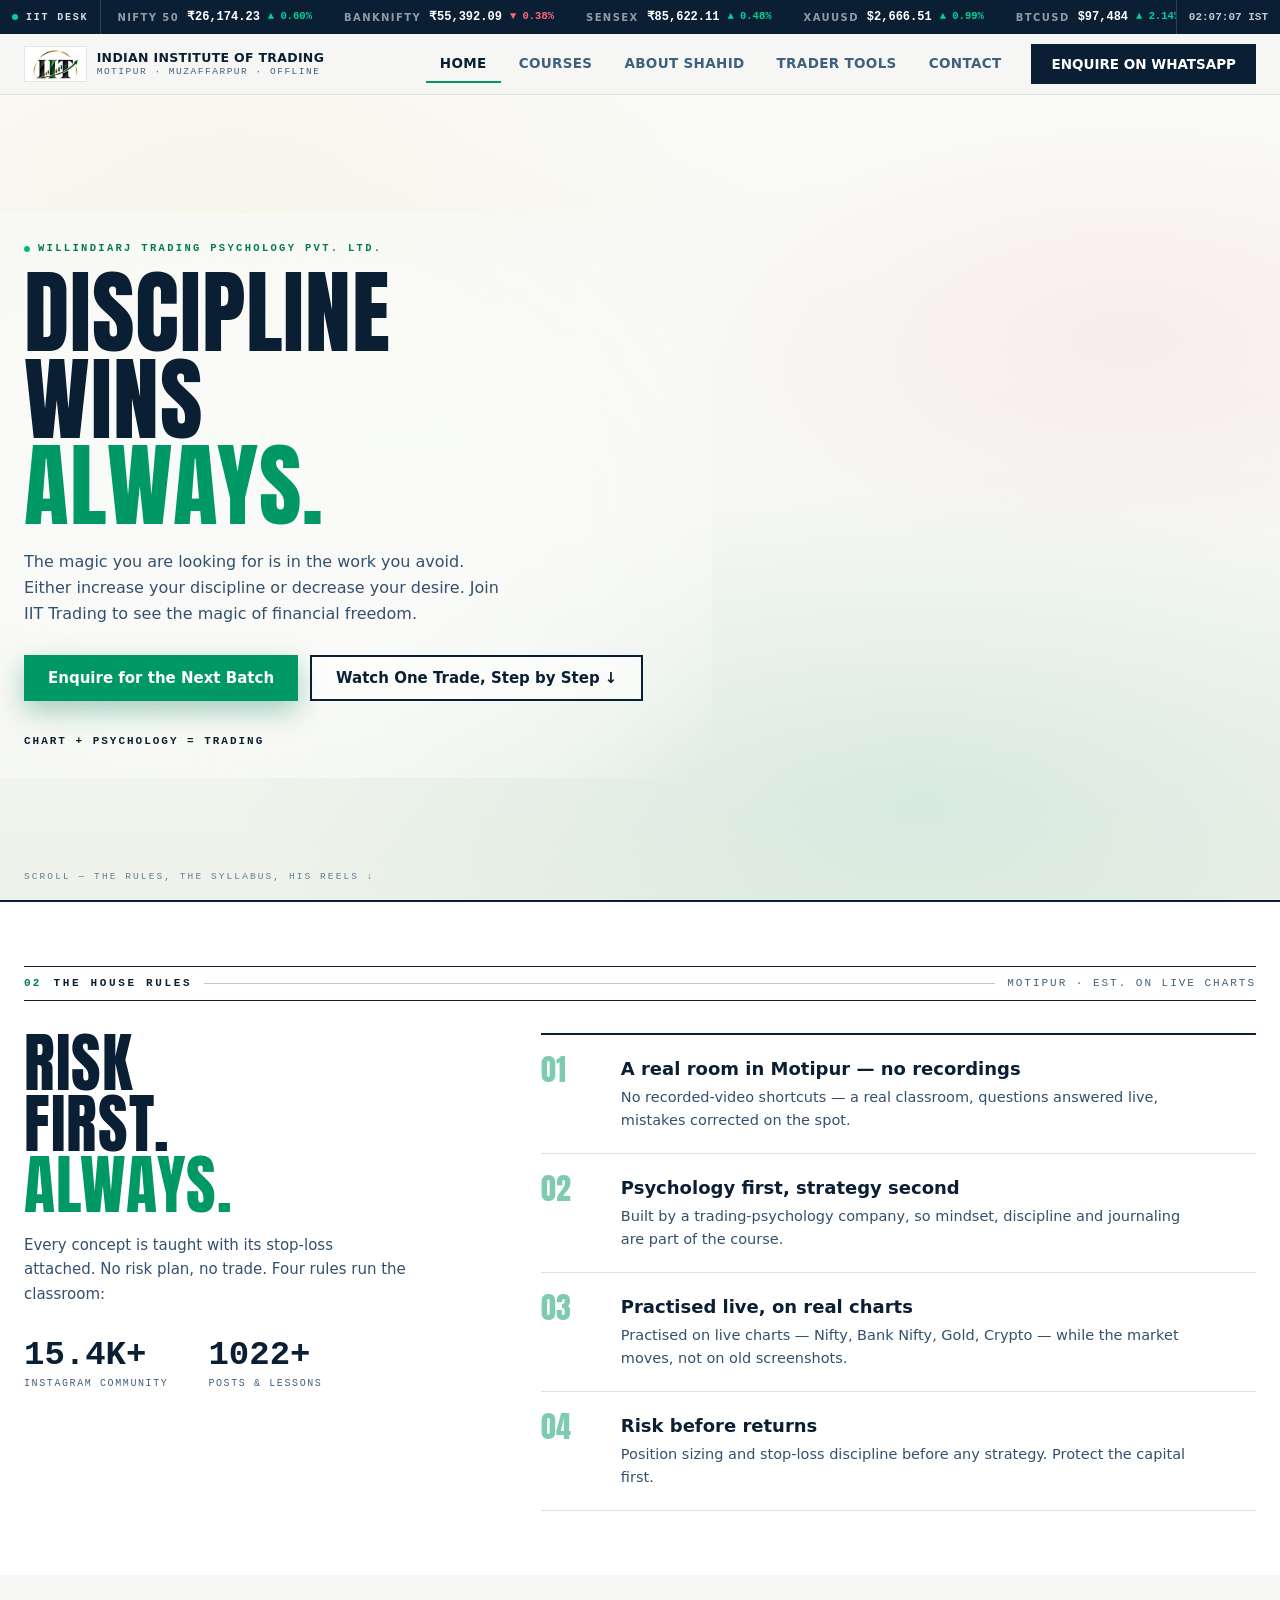
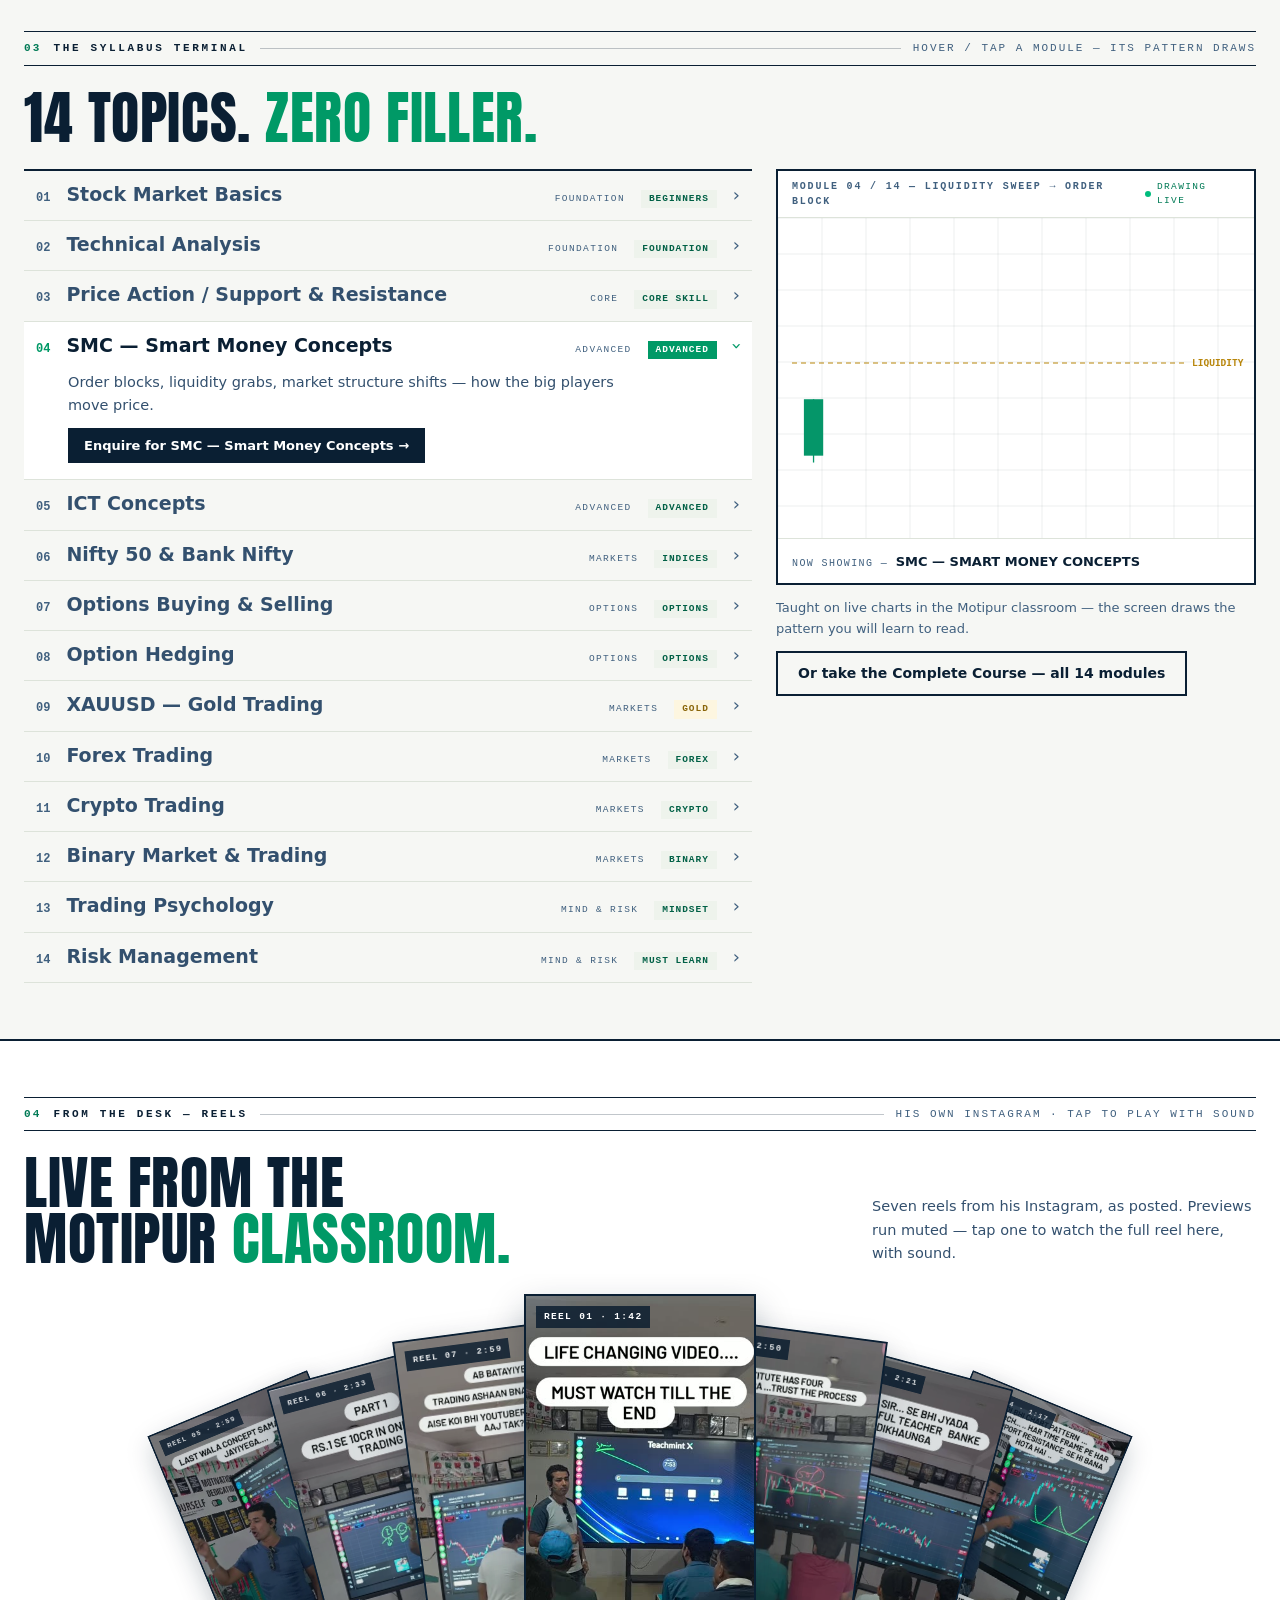
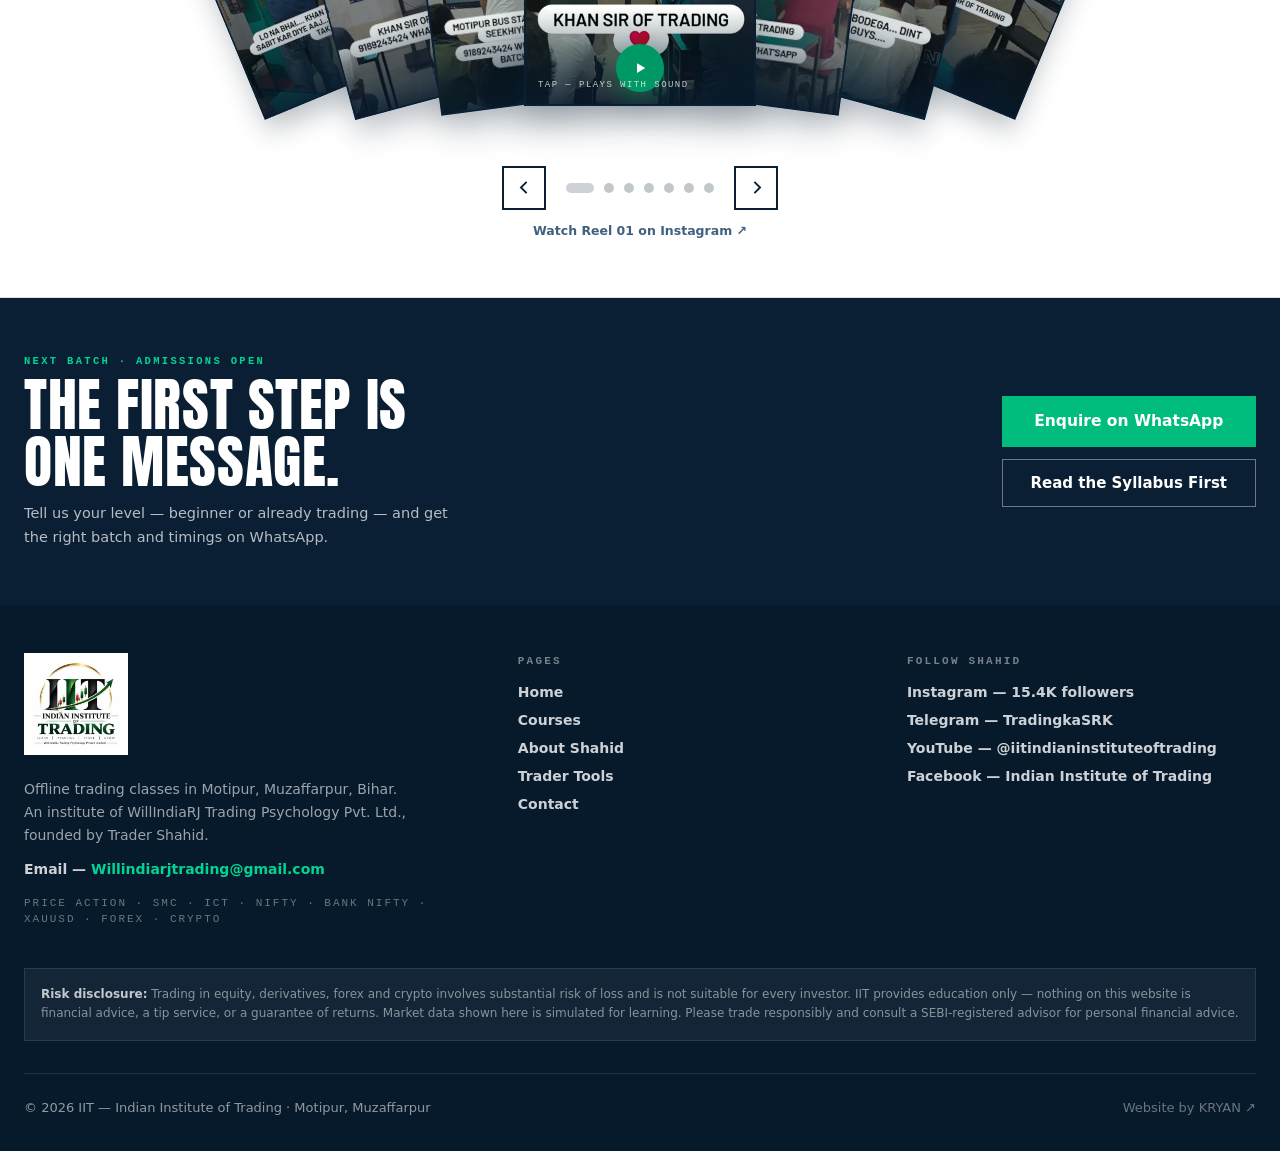
<file: index.html>
<!doctype html>
<!-- IIT-V3.24 -->
<html lang="en">
  <head>
    <meta charset="UTF-8" />
    <meta name="viewport" content="width=device-width, initial-scale=1.0" />
    <title>IIT — Indian Institute of Trading | Offline Trading Classes in Motipur, Muzaffarpur</title>
    <meta name="description" content="Learn trading on a live desk at IIT — Indian Institute of Trading, Motipur, Muzaffarpur. Offline classes in Price Action, SMC, ICT, Nifty, Bank Nifty, XAUUSD, Forex & Crypto by Trader Shahid." />
    <link rel="canonical" href="https://kryan21.github.io/iit-trading/" />
    <link rel="icon" type="image/svg+xml" href="./favicon.svg" />
    <meta property="og:type" content="website" />
    <meta property="og:site_name" content="IIT — Indian Institute of Trading" />
    <meta property="og:title" content="IIT — Indian Institute of Trading | Trade the Live Market" />
    <meta property="og:description" content="Offline trading classes in Motipur, Muzaffarpur — Price Action, SMC, ICT, Nifty, Bank Nifty, XAUUSD, Forex & Crypto. Taught live by Trader Shahid." />
    <meta property="og:url" content="https://kryan21.github.io/iit-trading/" />
    <meta property="og:image" content="https://kryan21.github.io/iit-trading/og-image.svg" />
    <meta name="twitter:card" content="summary_large_image" />
    <meta name="twitter:title" content="IIT — Indian Institute of Trading" />
    <meta name="twitter:description" content="Trade the live market, not screenshots. Offline trading classes in Motipur, Muzaffarpur by Trader Shahid." />
    <meta name="twitter:image" content="https://kryan21.github.io/iit-trading/og-image.svg" />
    <script type="application/ld+json">
    {
      "@context": "https://schema.org",
      "@type": "EducationalOrganization",
      "name": "IIT — Indian Institute of Trading",
      "description": "Offline trading institute in Motipur, Muzaffarpur, Bihar teaching stock market, forex and crypto trading — Price Action, SMC, ICT and Technical Analysis.",
      "url": "https://kryan21.github.io/iit-trading/",
      "founder": { "@type": "Person", "name": "Trader Shahid", "jobTitle": "Founder & CEO, WillIndiaRJ Trading Psychology Pvt. Ltd." },
      "address": { "@type": "PostalAddress", "addressLocality": "Motipur", "addressRegion": "Bihar", "addressCountry": "IN" },
      "areaServed": "Muzaffarpur, Bihar",
      "sameAs": ["https://www.instagram.com/iitindianinstituteoftrading/", "https://t.me/TradingkaSRK", "https://youtube.com/@iitindianinstituteoftrading", "https://www.facebook.com/share/17wWquswxc/"]
    }
    </script>
    <script type="module" crossorigin src="./assets/index-CDWfDHrn.js"></script>
    <link rel="modulepreload" crossorigin href="./assets/src-DH128g_U.js">
    <link rel="modulepreload" crossorigin href="./assets/daygen-WAWOn1Zn.js">
    <link rel="modulepreload" crossorigin href="./assets/preload-helper-DclECHGd.js">
    <link rel="modulepreload" crossorigin href="./assets/Syllabus-B0Sq1Kev.js">
    <link rel="stylesheet" crossorigin href="./assets/src-C9tAIabw.css">
  </head>
  <body>
    <div id="root"></div>
  </body>
</html>
</file>
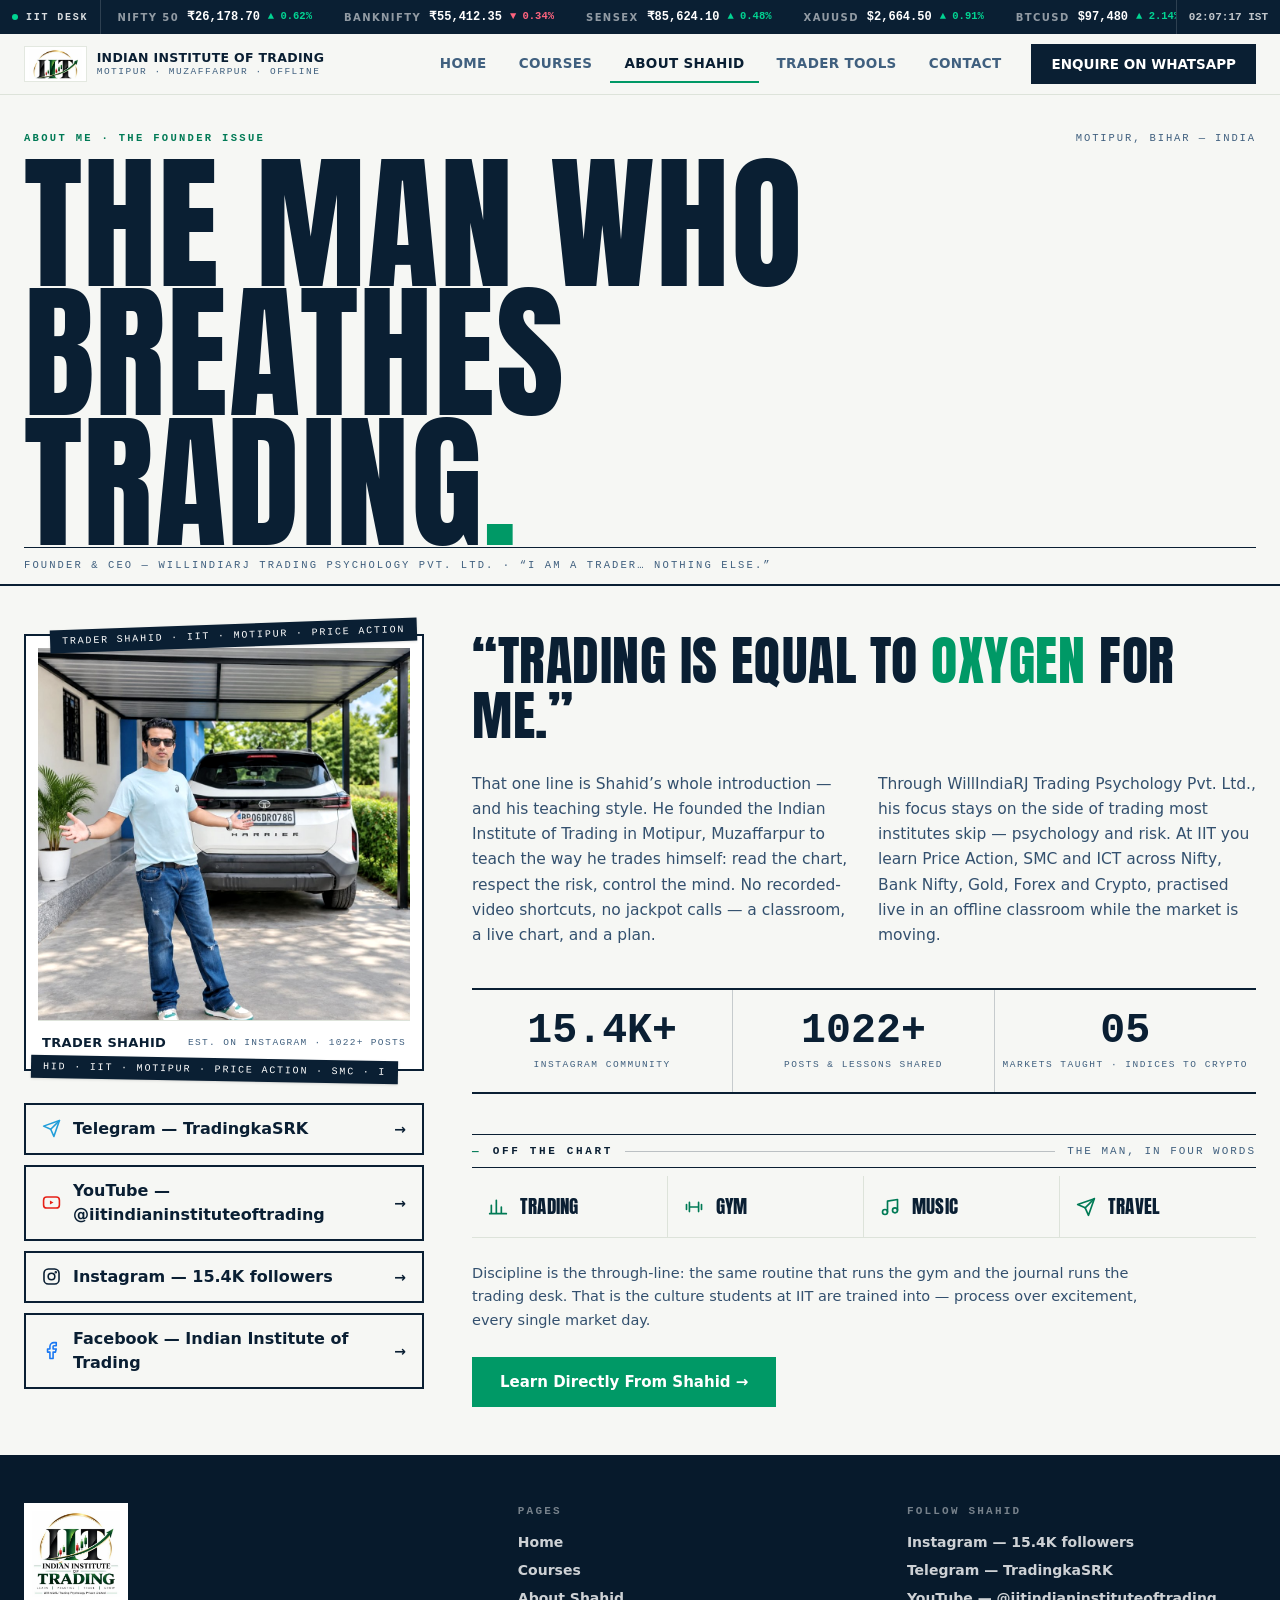
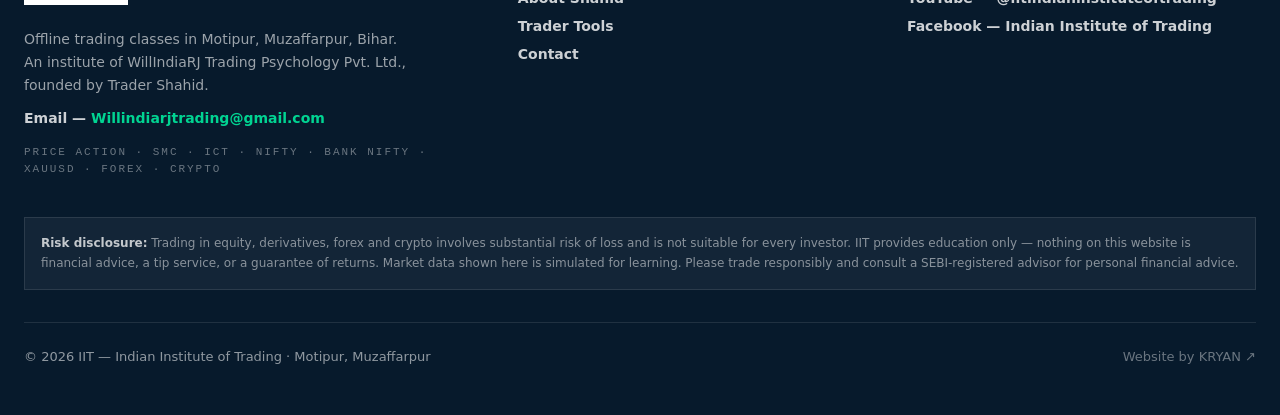
<file: about.html>
<!doctype html>
<!-- IIT-V3.24 -->
<html lang="en">
  <head>
    <meta charset="UTF-8" />
    <meta name="viewport" content="width=device-width, initial-scale=1.0" />
    <title>About Trader Shahid — Founder, IIT Indian Institute of Trading</title>
    <meta name="description" content="Meet Trader Shahid — Founder & CEO of WillIndiaRJ Trading Psychology Pvt. Ltd. and founder of IIT, Motipur. 'Trading is equal to oxygen for me.' 15.2K community, 949+ lessons posted." />
    <link rel="canonical" href="https://kryan21.github.io/iit-trading/about.html" />
    <link rel="icon" type="image/svg+xml" href="./favicon.svg" />
    <meta property="og:type" content="profile" />
    <meta property="og:site_name" content="IIT — Indian Institute of Trading" />
    <meta property="og:title" content="About Trader Shahid — Founder, IIT" />
    <meta property="og:description" content="'I am a trader… nothing else.' The story of Trader Shahid and the offline trading institute he built in Motipur, Muzaffarpur." />
    <meta property="og:url" content="https://kryan21.github.io/iit-trading/about.html" />
    <meta property="og:image" content="https://kryan21.github.io/iit-trading/og-image.svg" />
    <meta name="twitter:card" content="summary_large_image" />
    <meta name="twitter:title" content="About Trader Shahid — IIT" />
    <meta name="twitter:description" content="Founder & CEO, WillIndiaRJ Trading Psychology Pvt. Ltd. Trading, gym, music, travel — and a classroom in Motipur." />
    <meta name="twitter:image" content="https://kryan21.github.io/iit-trading/og-image.svg" />
    <script type="application/ld+json">
    {
      "@context": "https://schema.org",
      "@type": "Person",
      "name": "Trader Shahid",
      "jobTitle": "Founder & CEO, WillIndiaRJ Trading Psychology Pvt. Ltd.",
      "description": "Trader and founder of IIT — Indian Institute of Trading, an offline trading institute in Motipur, Muzaffarpur, Bihar.",
      "worksFor": { "@type": "EducationalOrganization", "name": "IIT — Indian Institute of Trading", "url": "https://kryan21.github.io/iit-trading/" },
      "address": { "@type": "PostalAddress", "addressLocality": "Motipur", "addressRegion": "Bihar", "addressCountry": "IN" },
      "sameAs": ["https://www.instagram.com/iitindianinstituteoftrading/", "https://t.me/TradingkaSRK", "https://youtube.com/@iitindianinstituteoftrading", "https://www.facebook.com/share/17wWquswxc/"]
    }
    </script>
    <script type="module" crossorigin src="./assets/about-B-c2Blg8.js"></script>
    <link rel="modulepreload" crossorigin href="./assets/src-DH128g_U.js">
    <link rel="modulepreload" crossorigin href="./assets/Syllabus-B0Sq1Kev.js">
    <link rel="modulepreload" crossorigin href="./assets/Contact-CSS9m63d.js">
    <link rel="stylesheet" crossorigin href="./assets/src-C9tAIabw.css">
  </head>
  <body>
    <div id="root"></div>
  </body>
</html>
</file>
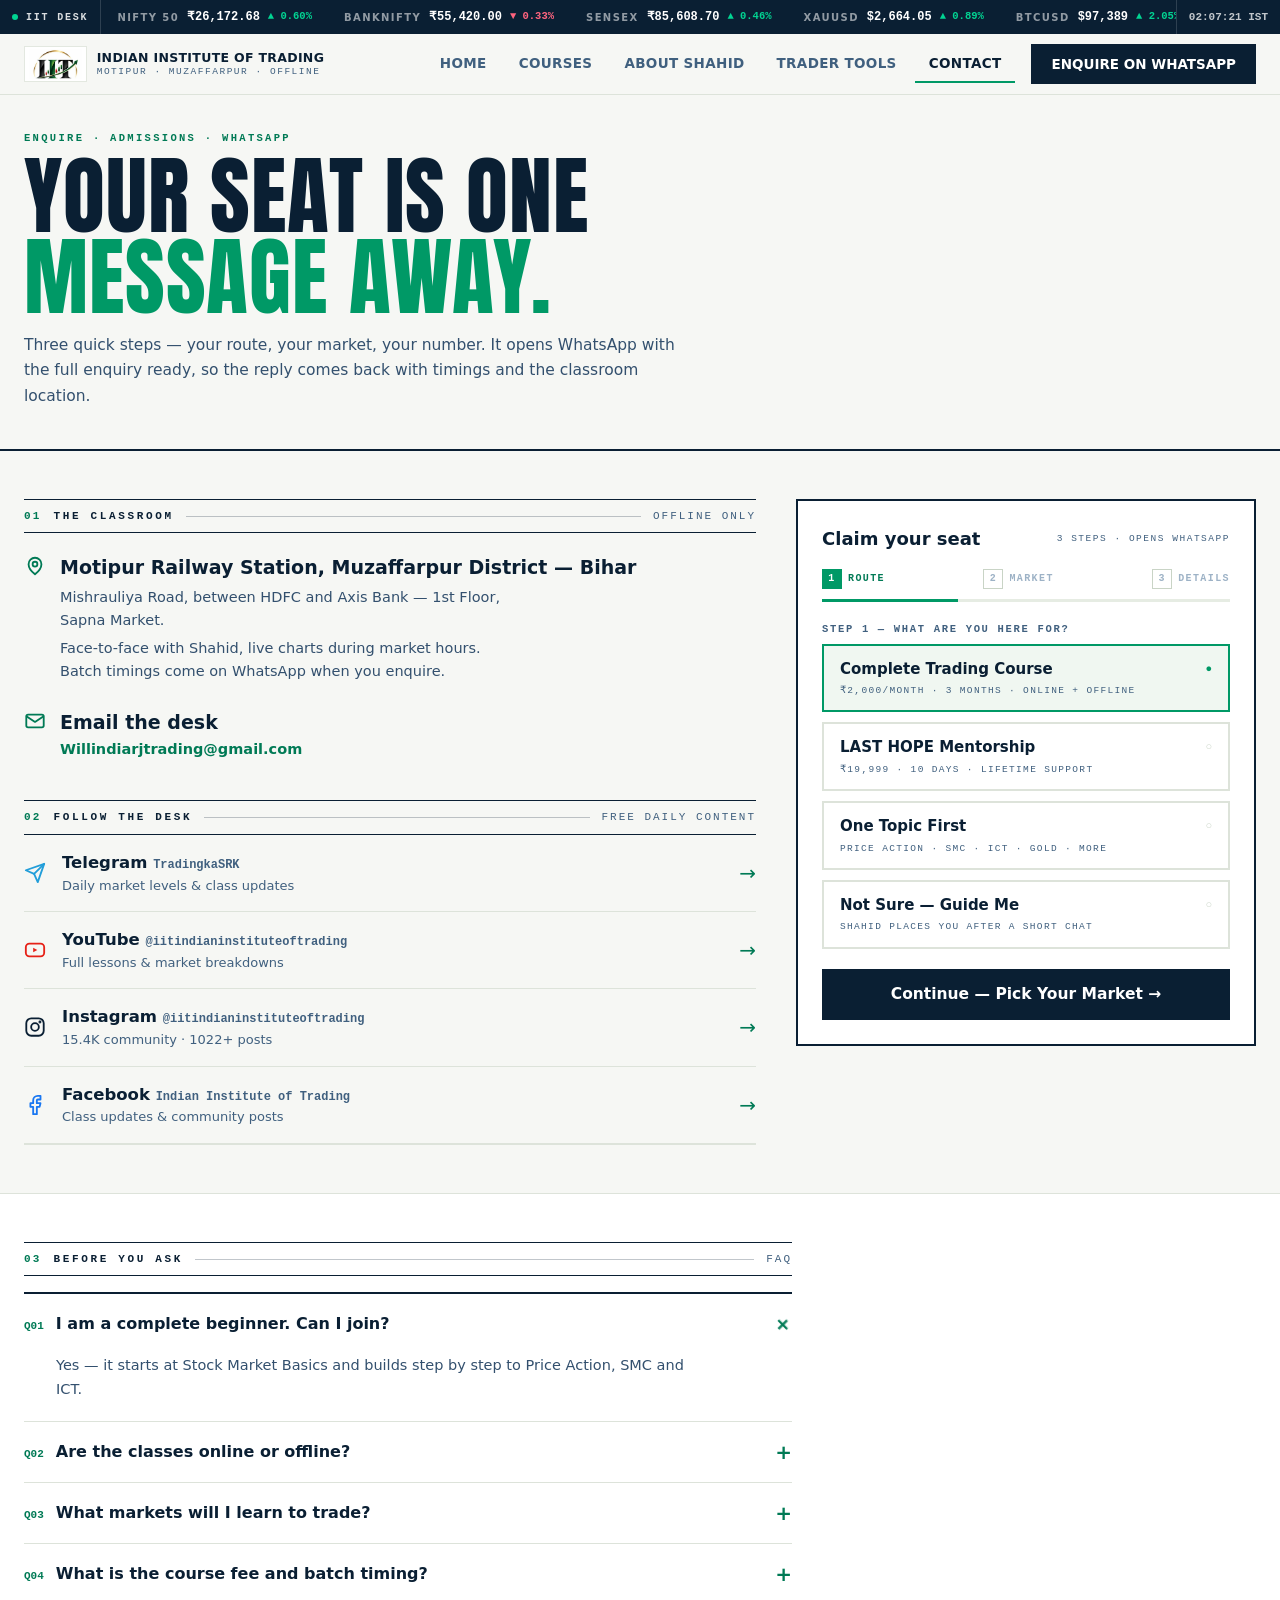
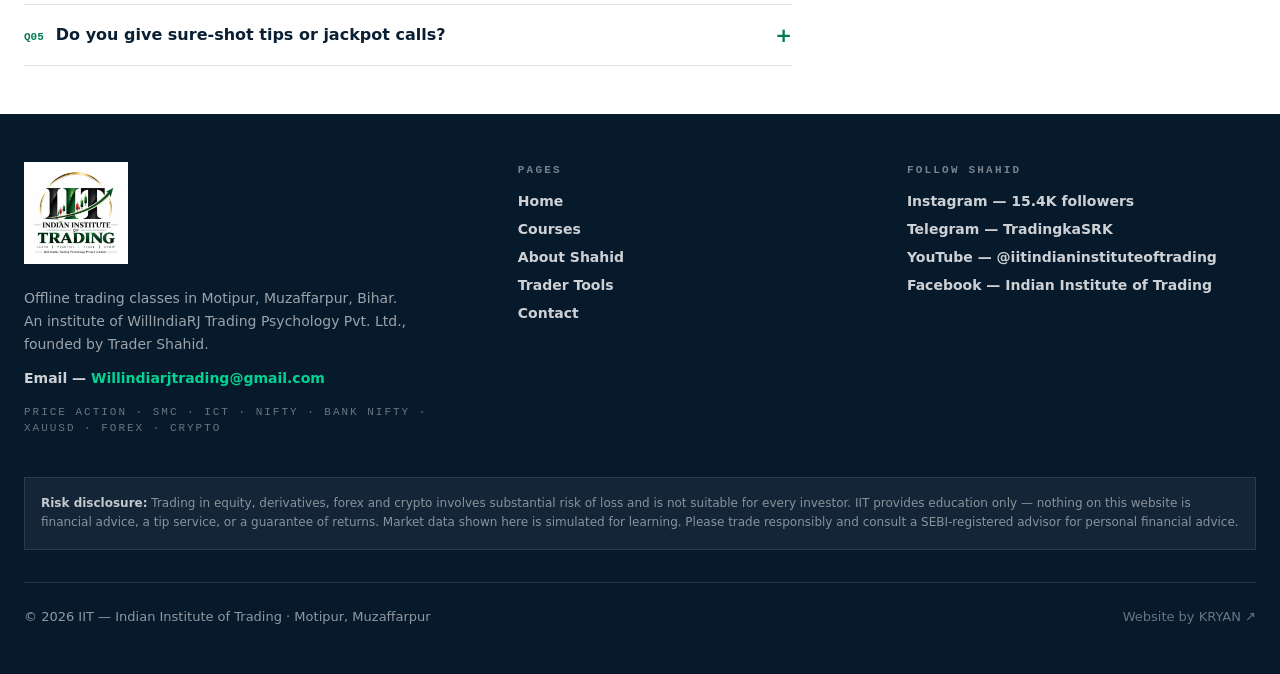
<file: contact.html>
<!doctype html>
<!-- IIT-V3.24 -->
<html lang="en">
  <head>
    <meta charset="UTF-8" />
    <meta name="viewport" content="width=device-width, initial-scale=1.0" />
    <title>Enquire & Contact — IIT, Indian Institute of Trading | Motipur</title>
    <meta name="description" content="Enquire for IIT admission on WhatsApp — batch timings, fees and the Motipur classroom location shared in reply. Offline trading classes by Trader Shahid, Muzaffarpur, Bihar." />
    <link rel="canonical" href="https://kryan21.github.io/iit-trading/contact.html" />
    <link rel="icon" type="image/svg+xml" href="./favicon.svg" />
    <meta property="og:type" content="website" />
    <meta property="og:site_name" content="IIT — Indian Institute of Trading" />
    <meta property="og:title" content="Enquire & Contact — IIT, Indian Institute of Trading" />
    <meta property="og:description" content="Your seat in the next batch starts with one message. WhatsApp enquiry for offline trading classes in Motipur, Muzaffarpur." />
    <meta property="og:url" content="https://kryan21.github.io/iit-trading/contact.html" />
    <meta property="og:image" content="https://kryan21.github.io/iit-trading/og-image.svg" />
    <meta name="twitter:card" content="summary_large_image" />
    <meta name="twitter:title" content="Enquire & Contact — IIT" />
    <meta name="twitter:description" content="WhatsApp enquiry — batch timings, fees and classroom location for IIT Motipur shared in reply." />
    <meta name="twitter:image" content="https://kryan21.github.io/iit-trading/og-image.svg" />
    <script type="module" crossorigin src="./assets/contact-B0Pslf8F.js"></script>
    <link rel="modulepreload" crossorigin href="./assets/src-DH128g_U.js">
    <link rel="modulepreload" crossorigin href="./assets/Syllabus-B0Sq1Kev.js">
    <link rel="modulepreload" crossorigin href="./assets/Contact-CSS9m63d.js">
    <link rel="stylesheet" crossorigin href="./assets/src-C9tAIabw.css">
  </head>
  <body>
    <div id="root"></div>
  </body>
</html>
</file>
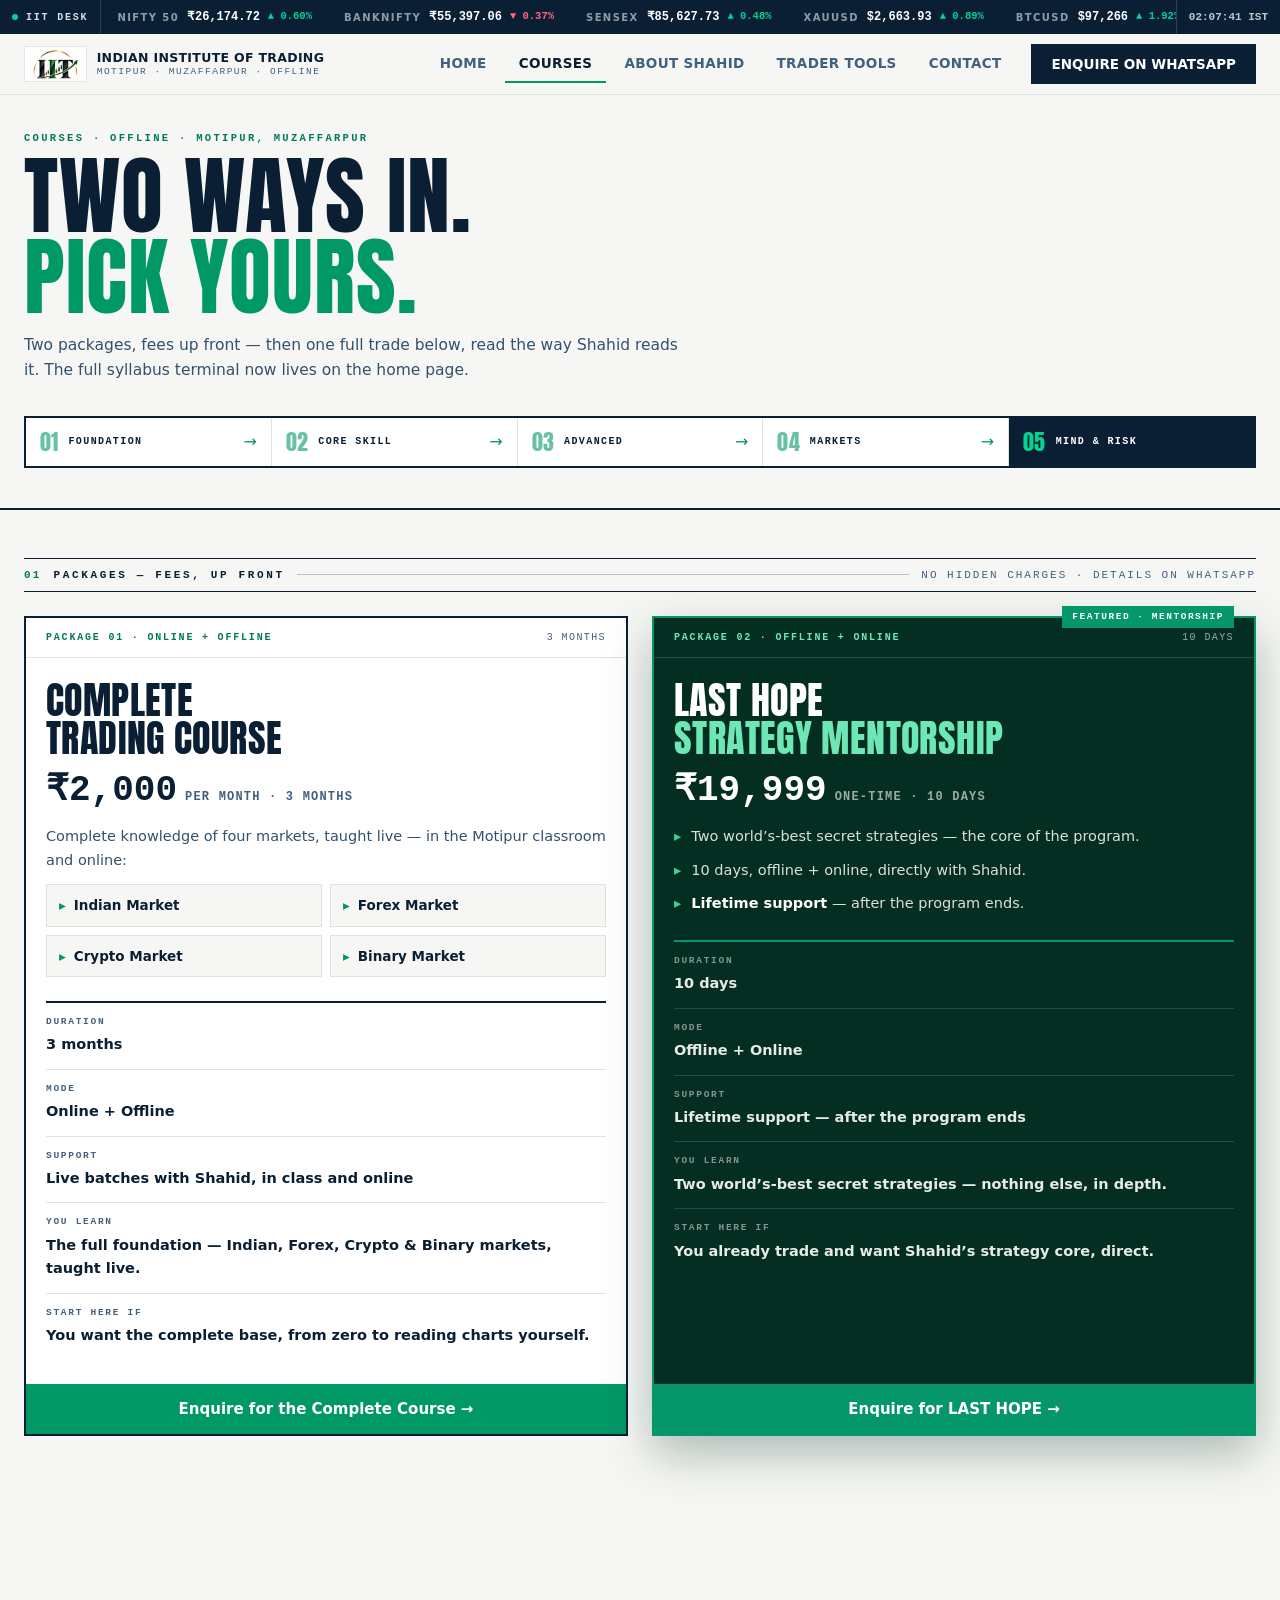
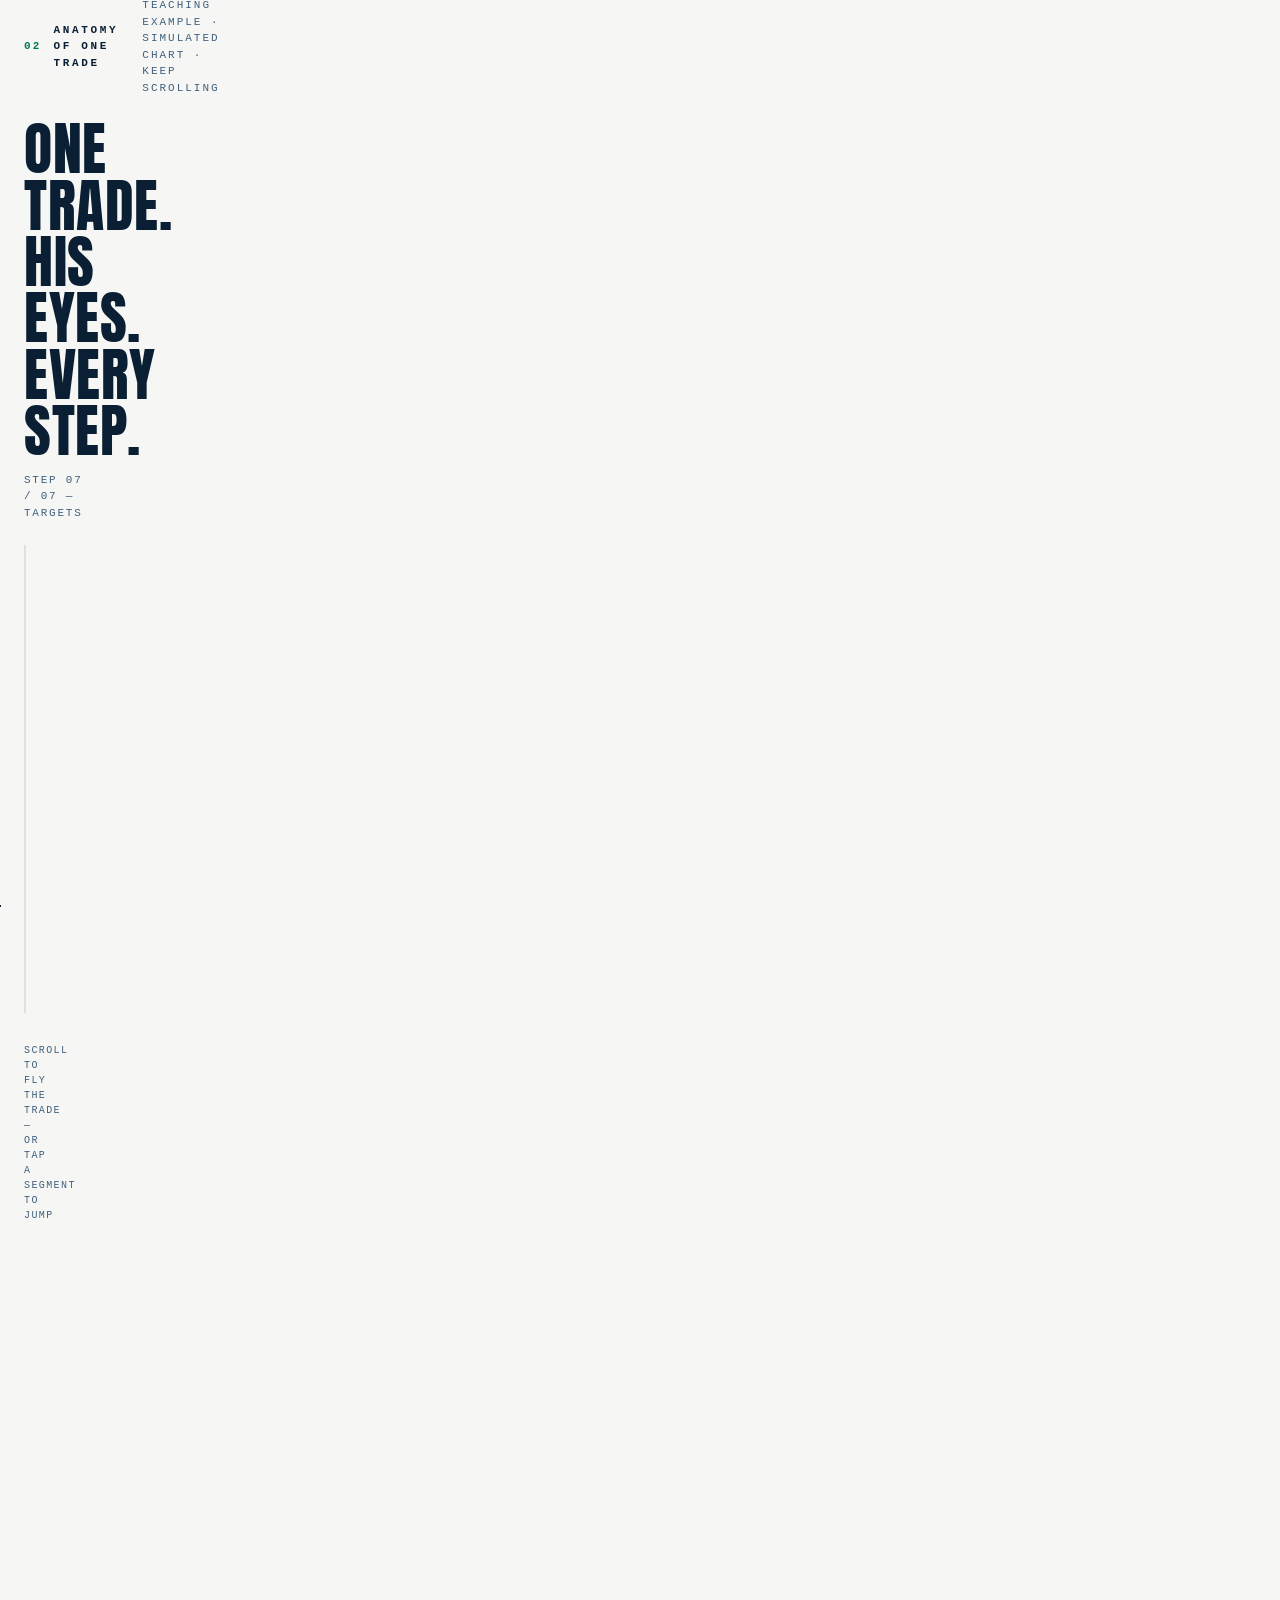
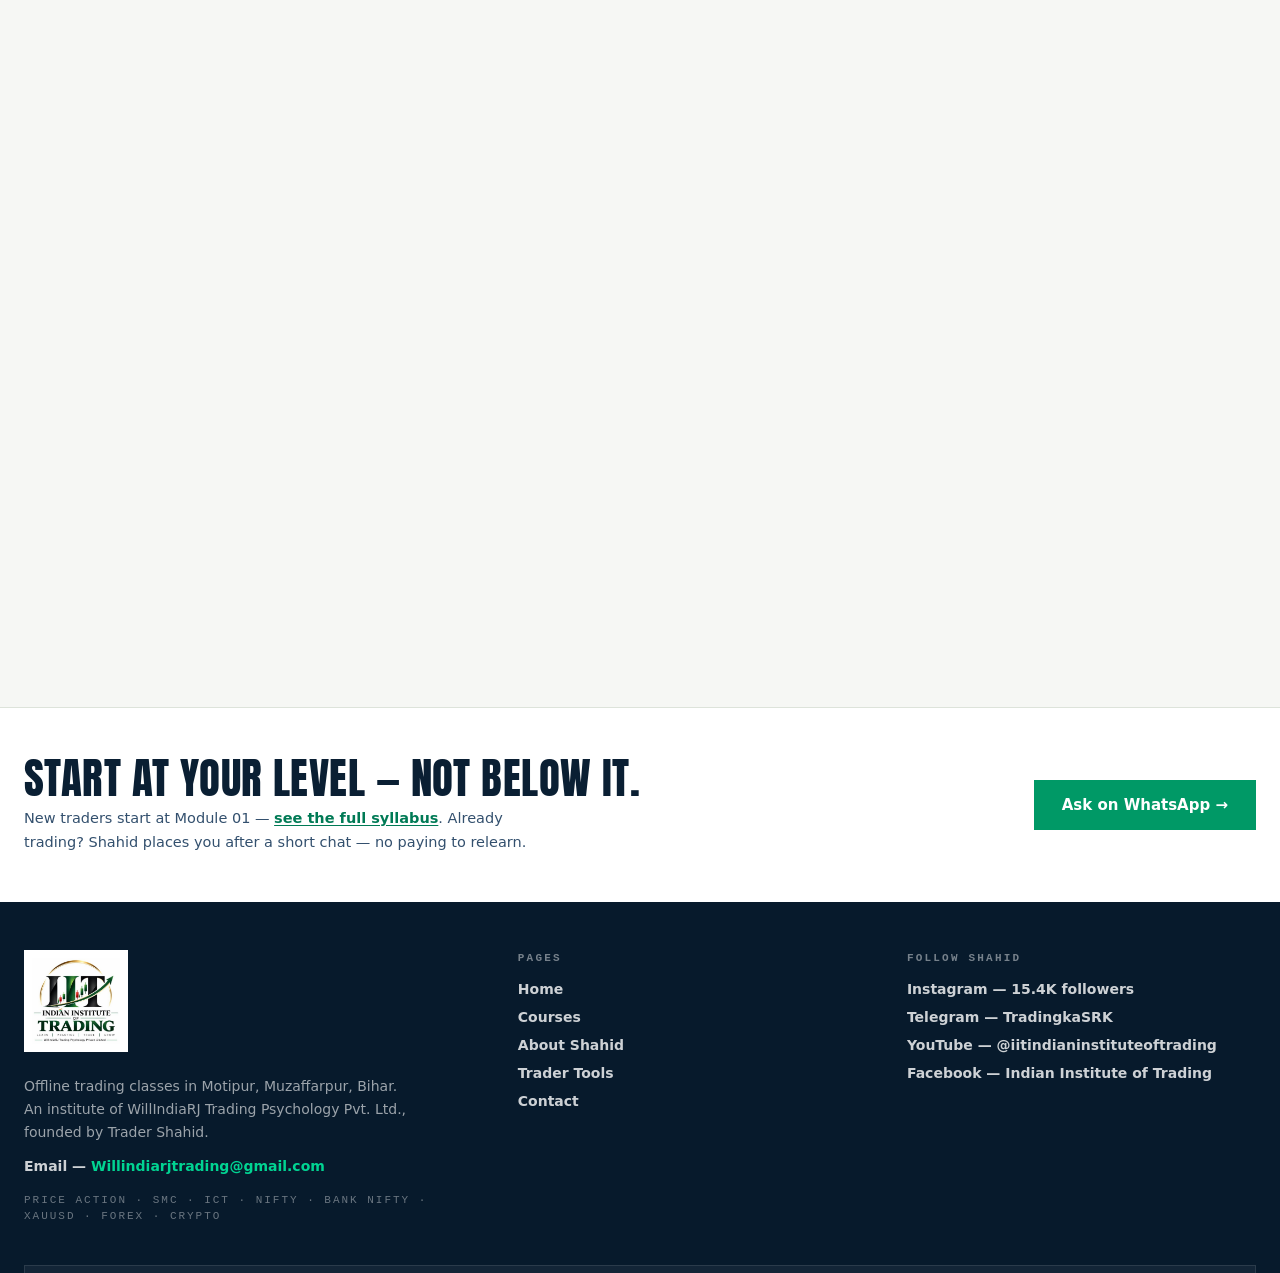
<file: courses.html>
<!doctype html>
<!-- IIT-V3.24 -->
<html lang="en">
  <head>
    <meta charset="UTF-8" />
    <meta name="viewport" content="width=device-width, initial-scale=1.0" />
    <title>Courses & Syllabus — IIT, Indian Institute of Trading | Motipur, Muzaffarpur</title>
    <meta name="description" content="The full IIT syllabus: Stock Market Basics, Technical Analysis, Price Action, SMC, ICT, Nifty & Bank Nifty, XAUUSD, Forex, Crypto, Trading Psychology & Risk Management — taught offline in Motipur by Trader Shahid." />
    <link rel="canonical" href="https://kryan21.github.io/iit-trading/courses.html" />
    <link rel="icon" type="image/svg+xml" href="./favicon.svg" />
    <meta property="og:type" content="website" />
    <meta property="og:site_name" content="IIT — Indian Institute of Trading" />
    <meta property="og:title" content="Courses & Syllabus — IIT, Indian Institute of Trading" />
    <meta property="og:description" content="14 modules from Demat basics to SMC, ICT, options & binary — each one drawn as the chart pattern you will learn to read. Offline in Motipur, Muzaffarpur." />
    <meta property="og:url" content="https://kryan21.github.io/iit-trading/courses.html" />
    <meta property="og:image" content="https://kryan21.github.io/iit-trading/og-image.svg" />
    <meta name="twitter:card" content="summary_large_image" />
    <meta name="twitter:title" content="Courses & Syllabus — IIT" />
    <meta name="twitter:description" content="Stock Market Basics, Price Action, SMC, ICT, Nifty, Gold, Forex, Crypto, Psychology & Risk — the full IIT syllabus." />
    <meta name="twitter:image" content="https://kryan21.github.io/iit-trading/og-image.svg" />
    <script type="module" crossorigin src="./assets/courses-BmilJe-D.js"></script>
    <link rel="modulepreload" crossorigin href="./assets/src-DH128g_U.js">
    <link rel="modulepreload" crossorigin href="./assets/preload-helper-DclECHGd.js">
    <link rel="stylesheet" crossorigin href="./assets/src-C9tAIabw.css">
  </head>
  <body>
    <div id="root"></div>
  </body>
</html>
</file>
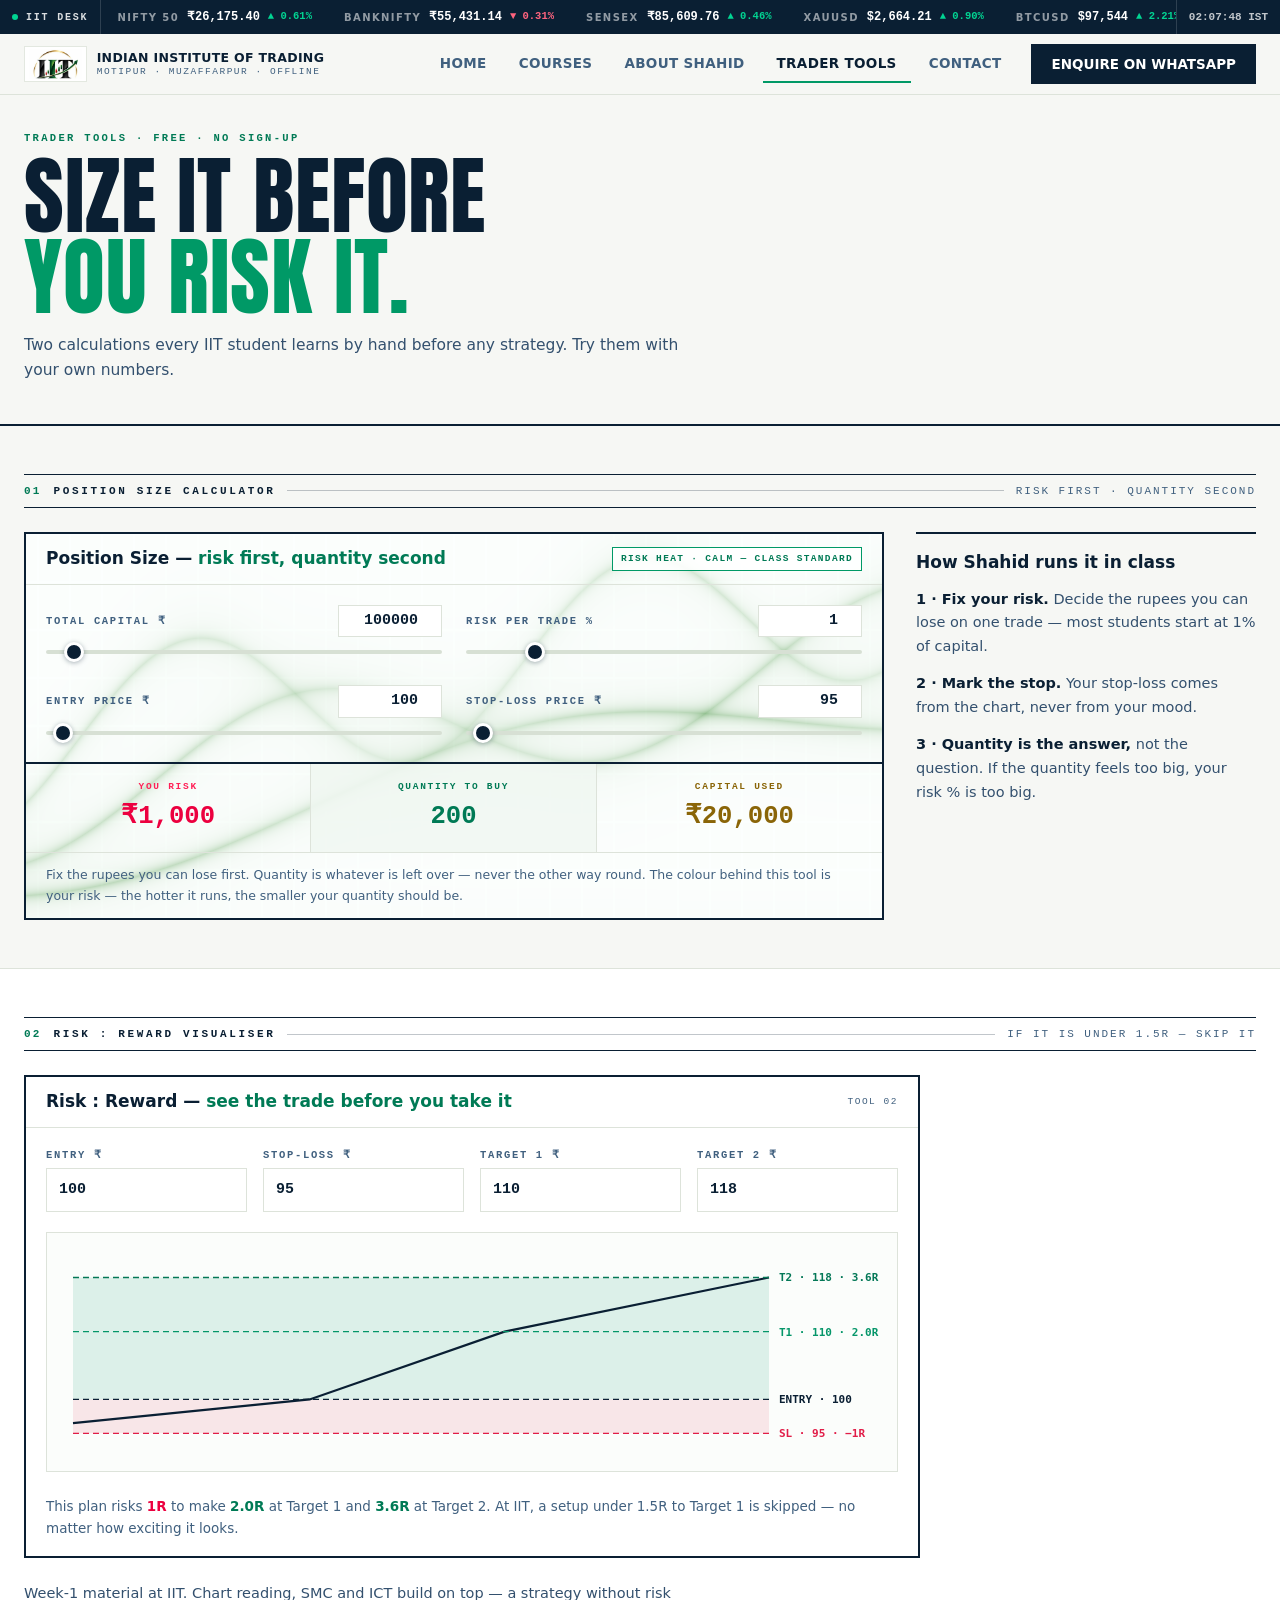
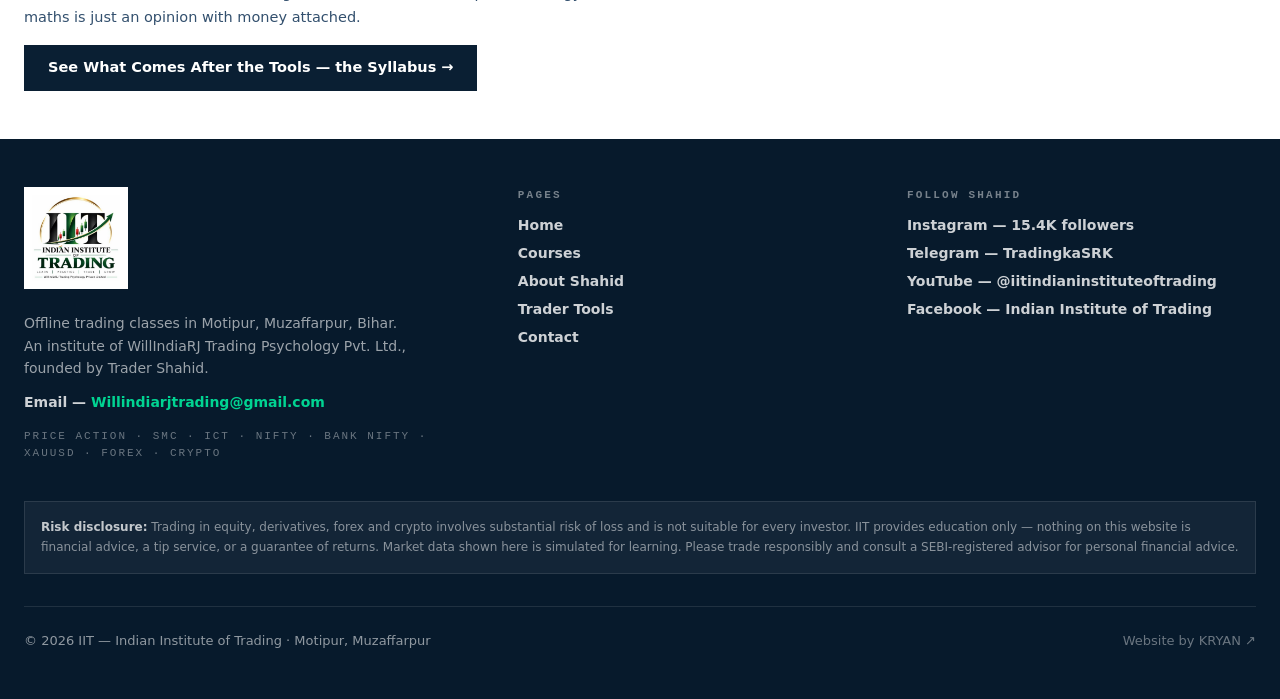
<file: tools.html>
<!doctype html>
<!-- IIT-V3.24 -->
<html lang="en">
  <head>
    <meta charset="UTF-8" />
    <meta name="viewport" content="width=device-width, initial-scale=1.0" />
    <title>Trader Tools — Position Size Calculator & Risk:Reward Visualiser | IIT</title>
    <meta name="description" content="Free desk tools from the IIT classroom: a position-size / risk calculator (capital, risk %, entry, stop-loss → quantity) and a risk:reward visualiser. The two calculations every IIT student learns first." />
    <link rel="canonical" href="https://kryan21.github.io/iit-trading/tools.html" />
    <link rel="icon" type="image/svg+xml" href="./favicon.svg" />
    <meta property="og:type" content="website" />
    <meta property="og:site_name" content="IIT — Indian Institute of Trading" />
    <meta property="og:title" content="Trader Tools — IIT, Indian Institute of Trading" />
    <meta property="og:description" content="Risk first, quantity second. Free position-size calculator and risk:reward visualiser from the IIT classroom, Motipur." />
    <meta property="og:url" content="https://kryan21.github.io/iit-trading/tools.html" />
    <meta property="og:image" content="https://kryan21.github.io/iit-trading/og-image.svg" />
    <meta name="twitter:card" content="summary_large_image" />
    <meta name="twitter:title" content="Trader Tools — IIT" />
    <meta name="twitter:description" content="Position-size calculator + risk:reward visualiser. Fix your risk first — quantity comes second." />
    <meta name="twitter:image" content="https://kryan21.github.io/iit-trading/og-image.svg" />
    <script type="module" crossorigin src="./assets/tools-DGfMgS8N.js"></script>
    <link rel="modulepreload" crossorigin href="./assets/src-DH128g_U.js">
    <link rel="stylesheet" crossorigin href="./assets/src-C9tAIabw.css">
  </head>
  <body>
    <div id="root"></div>
  </body>
</html>
</file>
